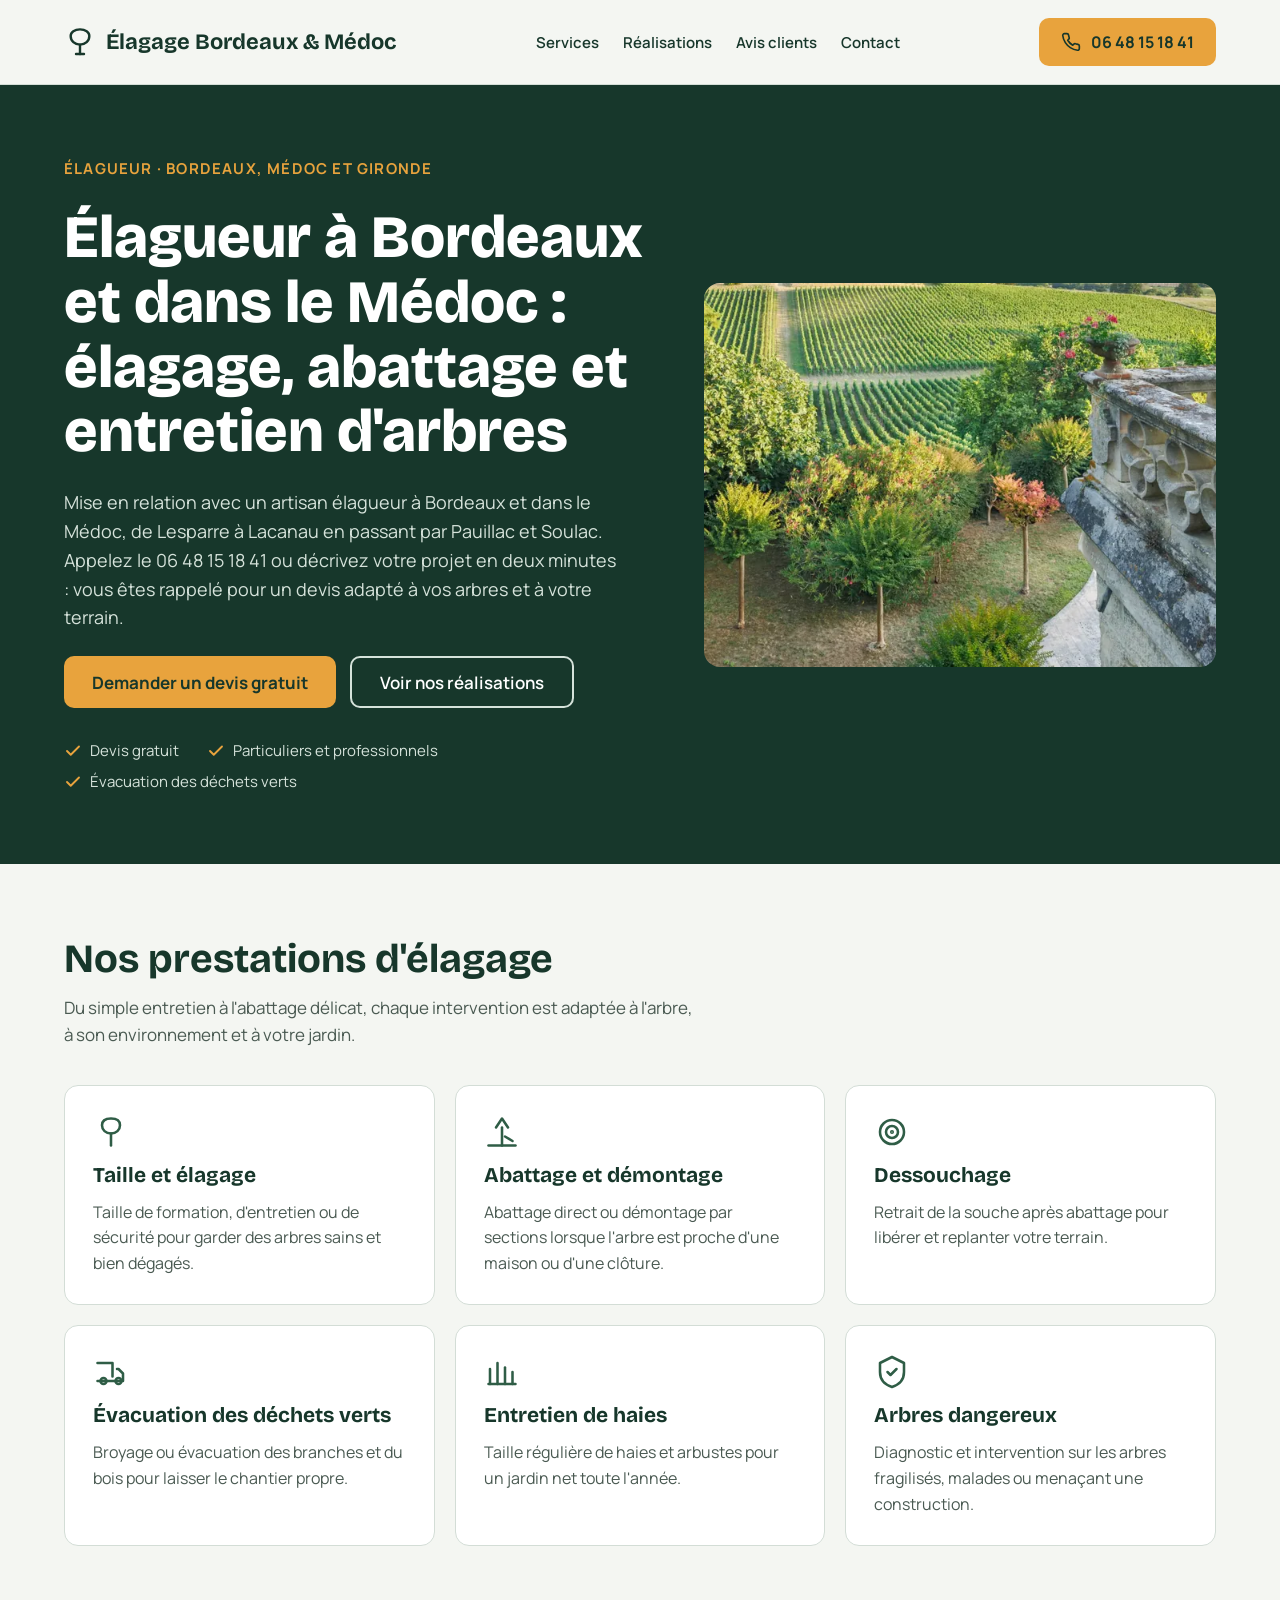
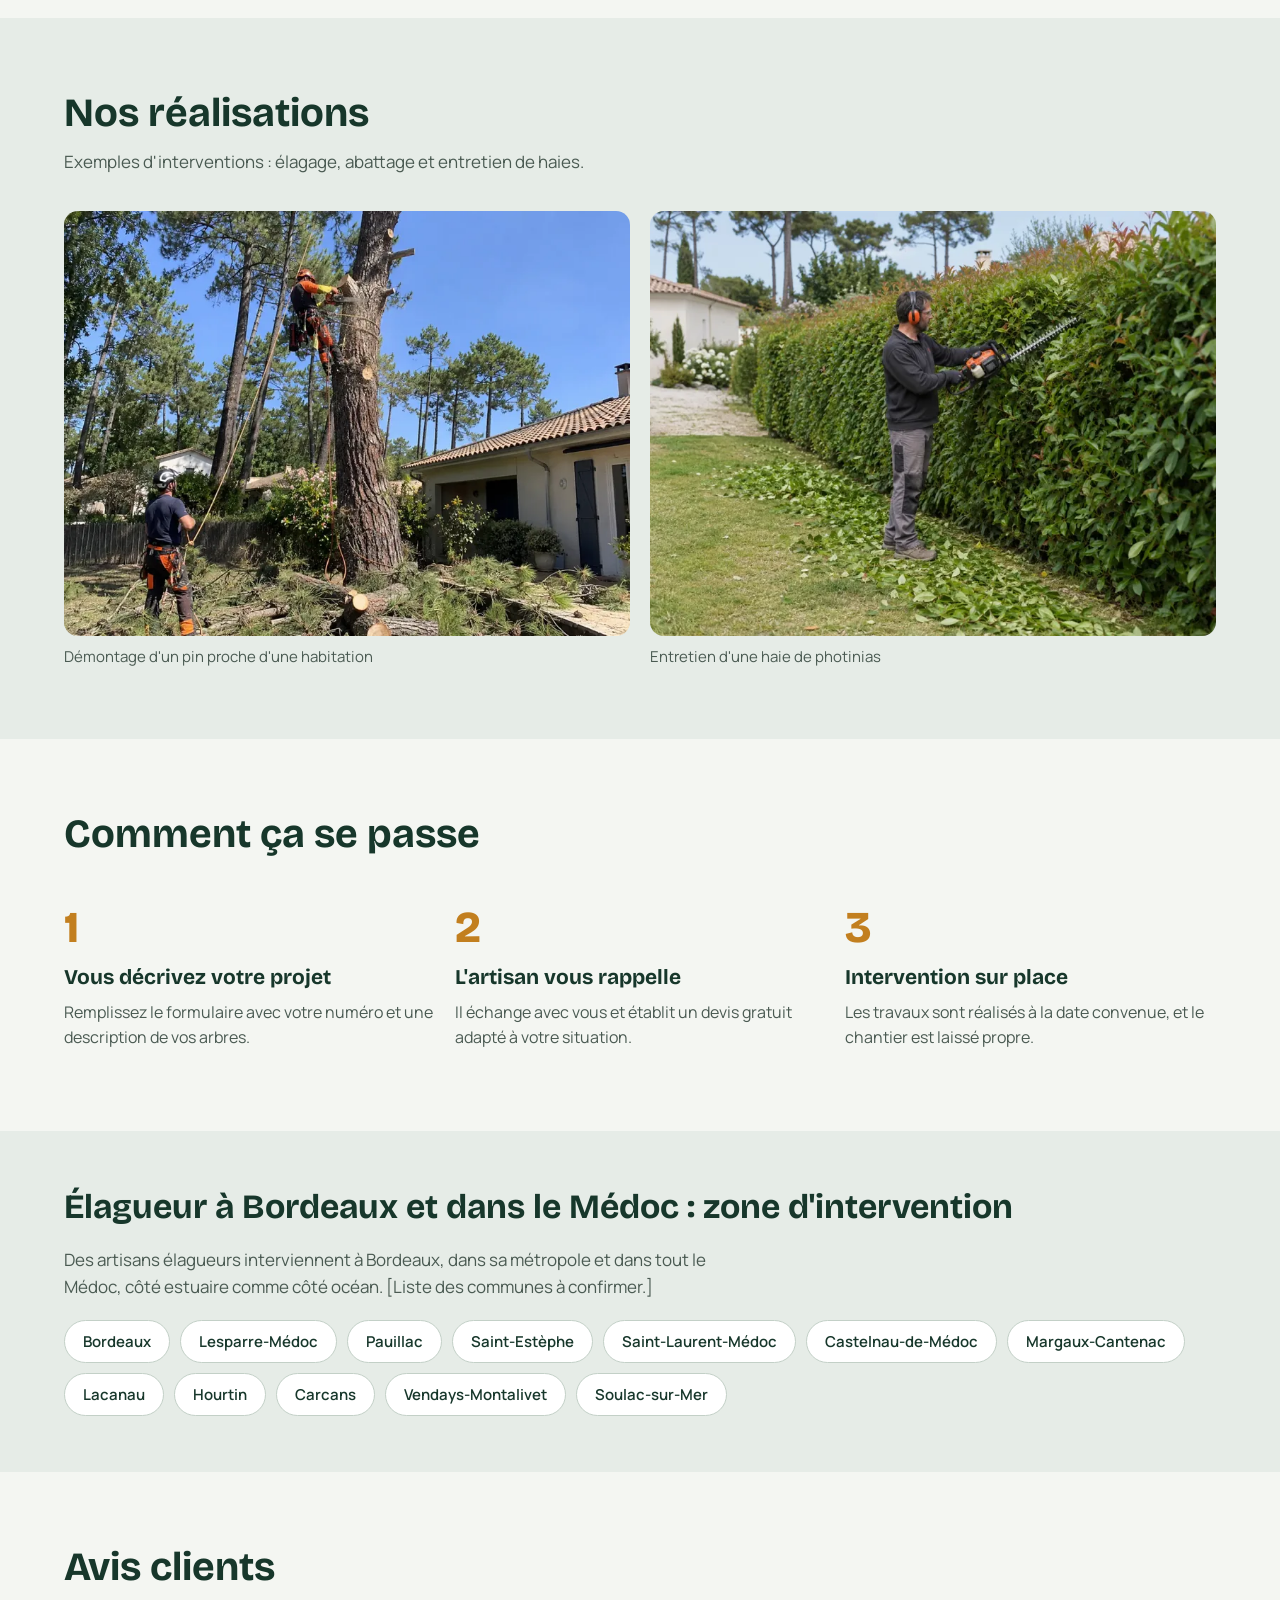
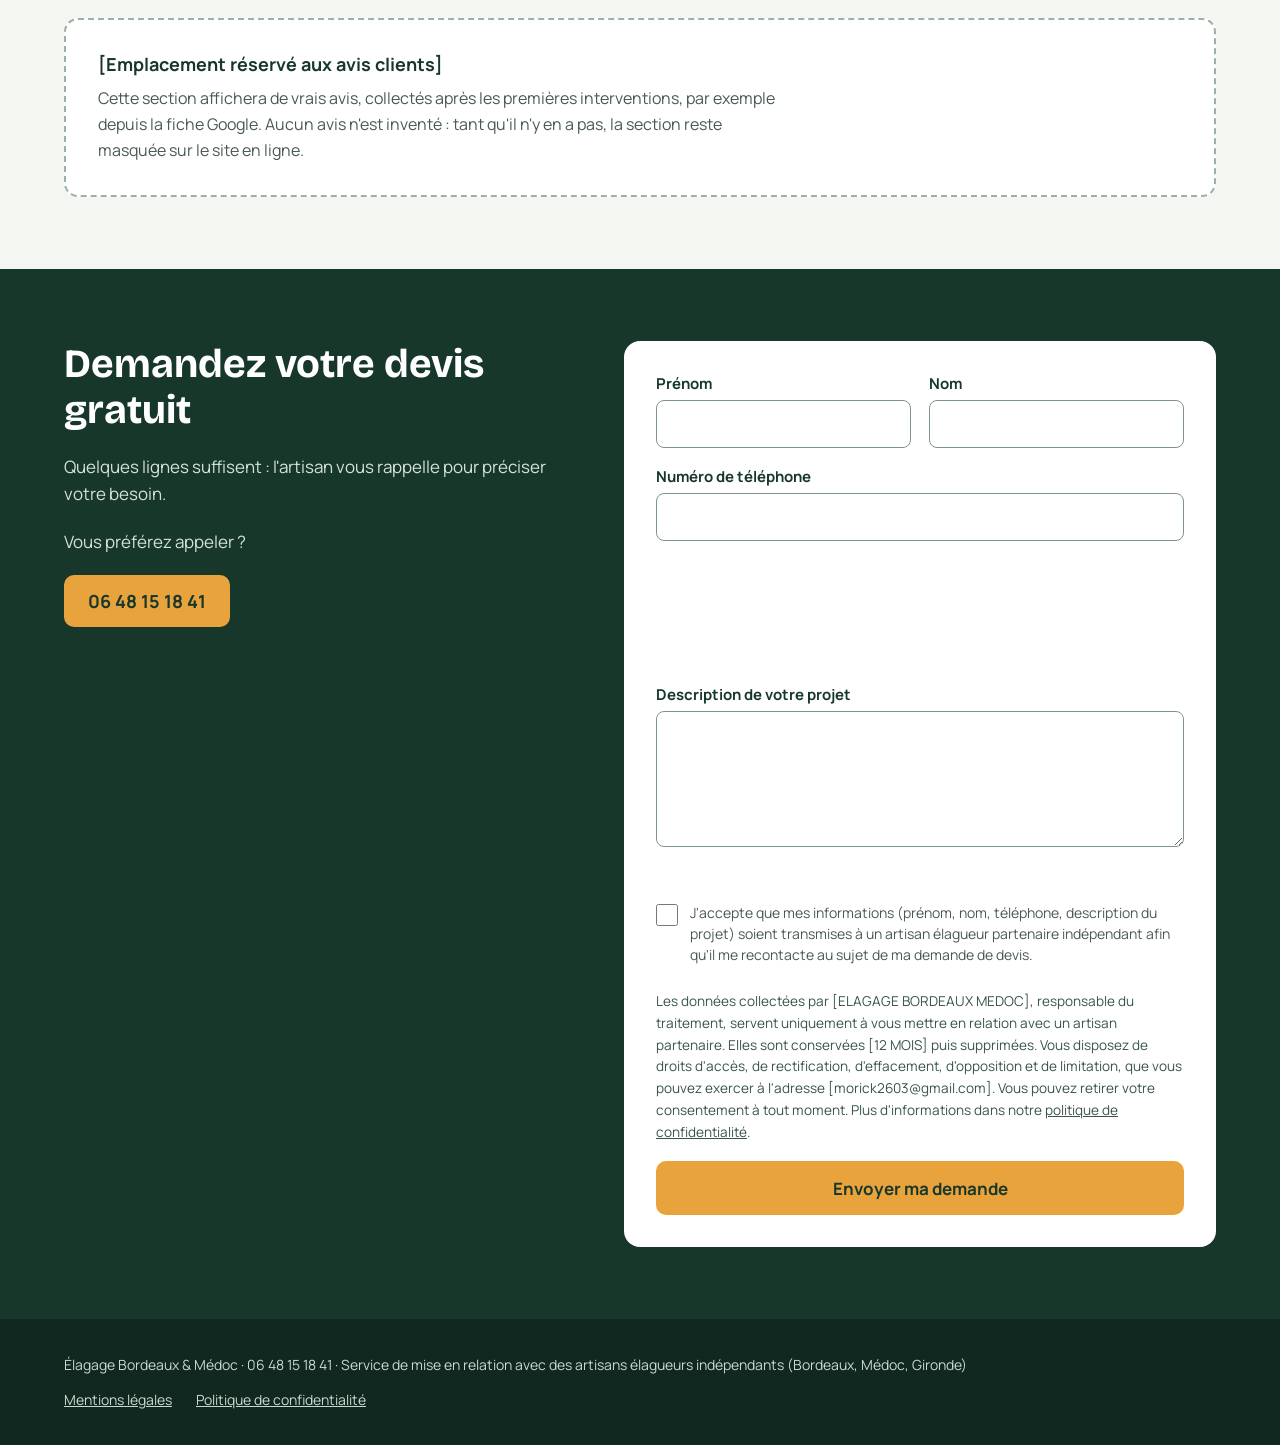
<file: index.html>
<!doctype html>
<html lang="fr">
<head>
  <meta charset="utf-8">
  <meta name="viewport" content="width=device-width, initial-scale=1">

  <!-- SEO : title et description uniques pour cette page (métier + ville) -->
  <title>Élagueur à Bordeaux et dans le Médoc : élagage, abattage, devis gratuit</title>
  <meta name="description" content="Élagage, abattage, dessouchage et entretien de haies à Bordeaux et dans le Médoc (Lesparre, Pauillac, Lacanau, Soulac). Devis gratuit : 06 48 15 18 41.">

  <!-- Polices Google Fonts.
       RGPD : charger les polices depuis les serveurs de Google transmet l'adresse IP
       du visiteur. À terme, les héberger sur le site (à vérifier sur cnil.fr). -->
  <link rel="preconnect" href="https://fonts.googleapis.com">
  <link rel="preconnect" href="https://fonts.gstatic.com" crossorigin>
  <link rel="stylesheet" href="https://fonts.googleapis.com/css2?family=Bricolage+Grotesque:wght@600;700;800&family=Manrope:wght@400;500;600;700&display=swap">

  <link rel="stylesheet" href="css/style.css">
</head>
<body>

<!-- ========== EN-TÊTE : logo, menu, téléphone ========== -->
<header class="entete">
  <a href="#accueil" class="logo">
    <svg width="32" height="32" viewBox="0 0 24 24" fill="none" stroke="currentColor" stroke-width="1.8" stroke-linecap="round" stroke-linejoin="round" aria-hidden="true"><path d="M12 21v-7"/><path d="M12 14c-4 0-7-2.7-7-6.5C5 4.5 8 2.5 12 2.5s7 2 7 5c0 3.8-3 6.5-7 6.5z"/><path d="M9 21h6"/></svg>
    <span>Élagage Bordeaux &amp; Médoc</span>
  </a>
  <nav class="menu" aria-label="Navigation principale">
    <a href="#services">Services</a>
    <a href="#realisations">Réalisations</a>
    <a href="#avis">Avis clients</a>
    <a href="#devis">Contact</a>
  </nav>
  <a href="tel:+33648151841" class="bouton bouton--ambre" aria-label="Appeler le 06 48 15 18 41">
    <svg width="20" height="20" viewBox="0 0 24 24" fill="none" stroke="currentColor" stroke-width="2" stroke-linecap="round" stroke-linejoin="round" aria-hidden="true"><path d="M22 16.9v3a2 2 0 0 1-2.2 2 19.8 19.8 0 0 1-8.6-3.1 19.5 19.5 0 0 1-6-6A19.8 19.8 0 0 1 2.1 4.2 2 2 0 0 1 4.1 2h3a2 2 0 0 1 2 1.7c.1 1 .4 1.9.7 2.8a2 2 0 0 1-.5 2.1L8.1 9.9a16 16 0 0 0 6 6l1.3-1.3a2 2 0 0 1 2.1-.4c.9.3 1.8.6 2.8.7a2 2 0 0 1 1.7 2z"/></svg>
    06 48 15 18 41
  </a>
</header>

<main>

<!-- ========== ACCUEIL : titre principal (H1 = mot-clé métier + ville) ========== -->
<section id="accueil" class="section section--sombre accueil">
  <div class="accueil__contenu">
    <div class="accueil__texte">
      <p class="surtitre">Élagueur · Bordeaux, Médoc et Gironde</p>
      <h1>Élagueur à Bordeaux et dans le Médoc : élagage, abattage et entretien d'arbres</h1>
      <p class="accueil__chapo">Mise en relation avec un artisan élagueur à Bordeaux et dans le Médoc, de Lesparre à Lacanau en passant par Pauillac et Soulac. Appelez le 06 48 15 18 41 ou décrivez votre projet en deux minutes : vous êtes rappelé pour un devis adapté à vos arbres et à votre terrain.</p>
      <div class="boutons">
        <a href="#devis" class="bouton bouton--ambre">Demander un devis gratuit</a>
        <a href="#realisations" class="bouton bouton--contour">Voir nos réalisations</a>
      </div>
      <ul class="atouts">
        <li><svg width="18" height="18" viewBox="0 0 24 24" fill="none" stroke="#E8A33D" stroke-width="2.5" stroke-linecap="round" stroke-linejoin="round" aria-hidden="true"><path d="M20 6 9 17l-5-5"/></svg>Devis gratuit</li>
        <li><svg width="18" height="18" viewBox="0 0 24 24" fill="none" stroke="#E8A33D" stroke-width="2.5" stroke-linecap="round" stroke-linejoin="round" aria-hidden="true"><path d="M20 6 9 17l-5-5"/></svg>Particuliers et professionnels</li>
        <li><svg width="18" height="18" viewBox="0 0 24 24" fill="none" stroke="#E8A33D" stroke-width="2.5" stroke-linecap="round" stroke-linejoin="round" aria-hidden="true"><path d="M20 6 9 17l-5-5"/></svg>Évacuation des déchets verts</li>
      </ul>
    </div>
    <!-- Photo principale : 2 tailles, le navigateur choisit la plus adaptée à l'écran (srcset).
         Pas de loading="lazy" ici : c'est la première image visible, elle doit charger tout de suite. -->
    <img class="photo-accueil"
         src="images/medoc-vignoble-640.webp"
         srcset="images/medoc-vignoble-640.webp 640w, images/medoc-vignoble-1200.webp 1200w"
         sizes="(min-width: 960px) 520px, calc(100vw - 40px)"
         width="1200" height="900" fetchpriority="high"
         alt="Vignes et jardin arboré d'un château du Médoc">
  </div>
</section>

<!-- ========== SERVICES ========== -->
<section id="services" class="section">
  <div class="conteneur">
    <div class="intro">
      <h2>Nos prestations d'élagage</h2>
      <p>Du simple entretien à l'abattage délicat, chaque intervention est adaptée à l'arbre, à son environnement et à votre jardin.</p>
    </div>
    <div class="grille">
      <article class="carte">
        <svg width="36" height="36" viewBox="0 0 24 24" fill="none" stroke="#2F5D46" stroke-width="1.7" stroke-linecap="round" stroke-linejoin="round" aria-hidden="true"><path d="M12 21v-8"/><path d="M12 13c-3.5 0-6-2.3-6-5.5S8.5 3 12 3s6 1.3 6 4.5S15.5 13 12 13z"/></svg>
        <h3>Taille et élagage</h3>
        <p>Taille de formation, d'entretien ou de sécurité pour garder des arbres sains et bien dégagés.</p>
      </article>
      <article class="carte">
        <svg width="36" height="36" viewBox="0 0 24 24" fill="none" stroke="#2F5D46" stroke-width="1.7" stroke-linecap="round" stroke-linejoin="round" aria-hidden="true"><path d="M3 21h18"/><path d="M12 21V9"/><path d="m8 9 4-6 4 6"/><path d="m14 15 5 3"/></svg>
        <h3>Abattage et démontage</h3>
        <p>Abattage direct ou démontage par sections lorsque l'arbre est proche d'une maison ou d'une clôture.</p>
      </article>
      <article class="carte">
        <svg width="36" height="36" viewBox="0 0 24 24" fill="none" stroke="#2F5D46" stroke-width="1.7" stroke-linecap="round" stroke-linejoin="round" aria-hidden="true"><circle cx="12" cy="12" r="8"/><circle cx="12" cy="12" r="4"/><circle cx="12" cy="12" r="0.5"/></svg>
        <h3>Dessouchage</h3>
        <p>Retrait de la souche après abattage pour libérer et replanter votre terrain.</p>
      </article>
      <article class="carte">
        <svg width="36" height="36" viewBox="0 0 24 24" fill="none" stroke="#2F5D46" stroke-width="1.7" stroke-linecap="round" stroke-linejoin="round" aria-hidden="true"><path d="M3 18h13"/><path d="M16 18h4v-5l-3-3h-1"/><circle cx="7" cy="18" r="2"/><circle cx="17" cy="18" r="2"/><path d="M3 6h10v9"/></svg>
        <h3>Évacuation des déchets verts</h3>
        <p>Broyage ou évacuation des branches et du bois pour laisser le chantier propre.</p>
      </article>
      <article class="carte">
        <svg width="36" height="36" viewBox="0 0 24 24" fill="none" stroke="#2F5D46" stroke-width="1.7" stroke-linecap="round" stroke-linejoin="round" aria-hidden="true"><path d="M4 20V10"/><path d="M9 20V6"/><path d="M14 20V9"/><path d="M19 20V12"/><path d="M3 20h18"/></svg>
        <h3>Entretien de haies</h3>
        <p>Taille régulière de haies et arbustes pour un jardin net toute l'année.</p>
      </article>
      <article class="carte">
        <svg width="36" height="36" viewBox="0 0 24 24" fill="none" stroke="#2F5D46" stroke-width="1.7" stroke-linecap="round" stroke-linejoin="round" aria-hidden="true"><path d="M12 2 4 6v6c0 5 3.4 8.5 8 10 4.6-1.5 8-5 8-10V6z"/><path d="m9 12 2 2 4-4"/></svg>
        <h3>Arbres dangereux</h3>
        <p>Diagnostic et intervention sur les arbres fragilisés, malades ou menaçant une construction.</p>
      </article>
    </div>
  </div>
</section>

<!-- ========== RÉALISATIONS ==========
     À publier seulement avec de vraies photos de chantiers (artisan partenaire, avec son accord).
     Tant qu'il n'y en a pas : supprimer ou commenter toute cette section. -->
<section id="realisations" class="section section--alterne">
  <div class="conteneur">
    <div class="intro">
      <h2>Nos réalisations</h2>
      <!-- Photos d'exemple pour l'instant : ne pas écrire "chantiers réels" tant que ce ne sont pas
           de vraies photos d'un artisan partenaire (avec son accord). -->
      <p>Exemples d'interventions : élagage, abattage et entretien de haies.</p>
    </div>
    <!-- loading="lazy" : ces photos ne se chargent que quand le visiteur fait défiler jusqu'ici -->
    <div class="grille-photos">
      <figure class="realisation">
        <img src="images/abattage-pin-400.webp"
             srcset="images/abattage-pin-400.webp 400w, images/abattage-pin-800.webp 800w"
             sizes="(min-width: 1100px) 570px, (min-width: 700px) 45vw, calc(100vw - 40px)"
             width="800" height="600" loading="lazy"
             alt="Élagueur encordé démontant un pin par sections à côté d'une maison">
        <figcaption>Démontage d'un pin proche d'une habitation</figcaption>
      </figure>
      <figure class="realisation">
        <img src="images/taille-haie-400.webp"
             srcset="images/taille-haie-400.webp 400w, images/taille-haie-800.webp 800w"
             sizes="(min-width: 1100px) 570px, (min-width: 700px) 45vw, calc(100vw - 40px)"
             width="800" height="600" loading="lazy"
             alt="Jardinier taillant une haie de photinias au taille-haie">
        <figcaption>Entretien d'une haie de photinias</figcaption>
      </figure>
    </div>  </div>
</section>

<!-- ========== COMMENT ÇA MARCHE ========== -->
<section class="section">
  <div class="conteneur">
    <h2>Comment ça se passe</h2>
    <div class="grille">
      <div class="etape">
        <span class="etape__numero">1</span>
        <h3>Vous décrivez votre projet</h3>
        <p>Remplissez le formulaire avec votre numéro et une description de vos arbres.</p>
      </div>
      <div class="etape">
        <span class="etape__numero">2</span>
        <h3>L'artisan vous rappelle</h3>
        <p>Il échange avec vous et établit un devis gratuit adapté à votre situation.</p>
      </div>
      <div class="etape">
        <span class="etape__numero">3</span>
        <h3>Intervention sur place</h3>
        <p>Les travaux sont réalisés à la date convenue, et le chantier est laissé propre.</p>
      </div>
    </div>
  </div>
</section>

<!-- ========== ZONE D'INTERVENTION (SEO local : villes ciblées) ========== -->
<section class="section section--alterne zone">
  <div class="conteneur">
    <h2>Élagueur à Bordeaux et dans le Médoc : zone d'intervention</h2>
    <p>Des artisans élagueurs interviennent à Bordeaux, dans sa métropole et dans tout le Médoc, côté estuaire comme côté océan. [Liste des communes à confirmer.]</p>
    <ul class="communes">
      <li>Bordeaux</li>
      <li>Lesparre-Médoc</li>
      <li>Pauillac</li>
      <li>Saint-Estèphe</li>
      <li>Saint-Laurent-Médoc</li>
      <li>Castelnau-de-Médoc</li>
      <li>Margaux-Cantenac</li>
      <li>Lacanau</li>
      <li>Hourtin</li>
      <li>Carcans</li>
      <li>Vendays-Montalivet</li>
      <li>Soulac-sur-Mer</li>
    </ul>
  </div>
</section>

<!-- ========== AVIS CLIENTS ==========
     Jamais d'avis inventés. Tant qu'il n'y a pas de vrais avis, masquer cette section. -->
<section id="avis" class="section avis">
  <div class="conteneur">
    <h2>Avis clients</h2>
    <div class="avis__attente">
      <strong>[Emplacement réservé aux avis clients]</strong>
      <p>Cette section affichera de vrais avis, collectés après les premières interventions, par exemple depuis la fiche Google. Aucun avis n'est inventé : tant qu'il n'y en a pas, la section reste masquée sur le site en ligne.</p>
    </div>
  </div>
</section>

<!-- ========== FORMULAIRE DE DEVIS ========== -->
<section id="devis" class="section section--sombre">
  <div class="devis__contenu">
    <div class="devis__texte">
      <h2>Demandez votre devis gratuit</h2>
      <p>Quelques lignes suffisent : l'artisan vous rappelle pour préciser votre besoin.</p>
      <p>Vous préférez appeler ?</p>
      <a href="tel:+33648151841" class="bouton bouton--ambre" aria-label="Appeler le 06 48 15 18 41">06 48 15 18 41</a>
    </div>

    <!-- Le formulaire n'envoie encore rien : il faudra le brancher sur un service
         d'envoi (par exemple Formspree, ou celui de l'hébergeur) via l'attribut action. -->
    <form class="formulaire" action="https://api.web3forms.com/submit" method="POST">
  <input type="hidden" name="access_key" value="ac74fa86-cf94-44b8-9bf4-1196241b149a">
  <input type="hidden" name="subject" value="Nouveau lead - Élagage Bordeaux et Médoc">
  <input type="hidden" name="from_name" value="Site Élagage Bordeaux et Médoc">
  <input type="hidden" name="redirect" value="https://zorizebs.github.io/devis-elagage-medoc/merci.html">
  <input type="checkbox" name="botcheck" style="display:none">
      <div class="formulaire__ligne">
        <div class="champ">
          <label for="prenom">Prénom</label>
          <input id="prenom" name="prenom" type="text" autocomplete="given-name" required>
        </div>
        <div class="champ">
          <label for="nom">Nom</label>
          <input id="nom" name="nom" type="text" autocomplete="family-name" required>
        </div>
      </div>
      <div class="champ">
        <label for="tel">Numéro de téléphone</label>
        <input id="tel" name="telephone" type="tel" autocomplete="tel" required>
      </div>
      <div class="champ">
        <label for="projet">Description de votre projet</label>
        <textarea id="projet" name="projet" rows="5" required></textarea>
      </div>
    <!-- RGPD : case non cochée par défaut, consentement obligatoire -->
<div class="consentement">
  <input id="rgpd" name="consentement" type="checkbox" required>
  <label for="rgpd">J'accepte que mes informations (prénom, nom, téléphone, description du projet) soient transmises à un artisan élagueur partenaire indépendant afin qu'il me recontacte au sujet de ma demande de devis.</label>
</div>
<p class="info-rgpd" style="font-size:0.85rem;opacity:0.85;margin-top:8px;">
  Les données collectées par [ELAGAGE BORDEAUX MEDOC], responsable du traitement, servent uniquement à vous mettre en relation avec un artisan partenaire. Elles sont conservées [12 MOIS] puis supprimées. Vous disposez de droits d'accès, de rectification, d'effacement, d'opposition et de limitation, que vous pouvez exercer à l'adresse [morick2603@gmail.com]. Vous pouvez retirer votre consentement à tout moment. Plus d'informations dans notre <a href="politique-confidentialite.html">politique de confidentialité</a>.
</p>
      <button type="submit">Envoyer ma demande</button>
    </form>
  </div>
</section>

</main>

<!-- ========== PIED DE PAGE : nom et téléphone identiques partout (SEO local) ========== -->
<footer id="contact" class="pied">
  <div class="pied__contenu">
    <span>Élagage Bordeaux &amp; Médoc · 06 48 15 18 41 · Service de mise en relation avec des artisans élagueurs indépendants (Bordeaux, Médoc, Gironde)</span>
    <nav aria-label="Informations légales">
      <a href="mentions-legales.html">Mentions légales</a>
      <a href="politique-confidentialite.html">Politique de confidentialité</a>
    </nav>
  </div>
</footer>

</body>
</html>
</file>
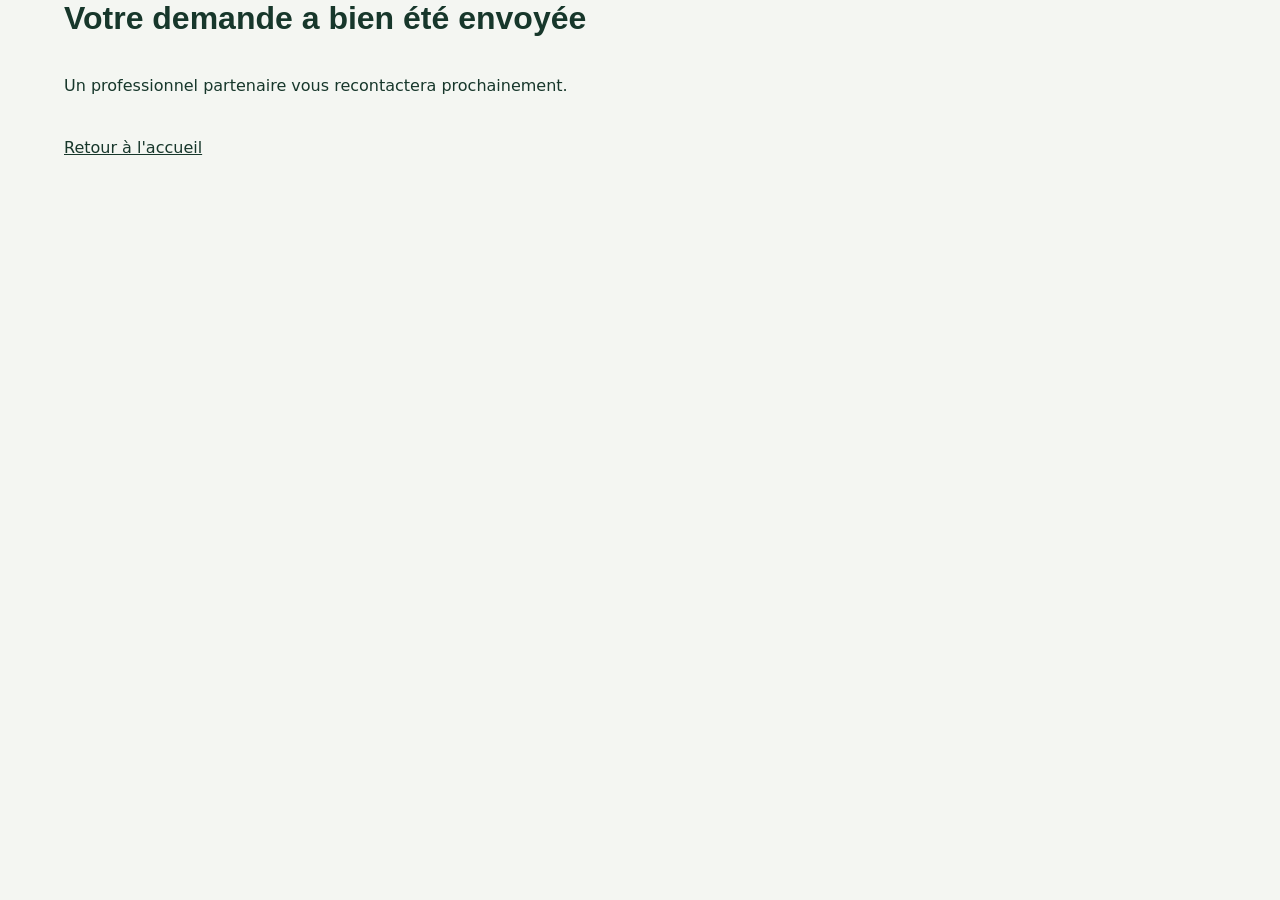
<file: merci.html>
<!DOCTYPE html>
<html lang="fr">
<head>
  <meta charset="UTF-8">
  <meta name="viewport" content="width=device-width, initial-scale=1">
  <meta name="robots" content="noindex">
  <title>Demande envoyée</title>
  <link rel="stylesheet" href="css/style.css">
</head>
<body>
  <main class="conteneur">
    <h1>Votre demande a bien été envoyée</h1>
    <p>Un professionnel partenaire vous recontactera prochainement.</p>
    <p><a href="index.html">Retour à l'accueil</a></p>
  </main>
</body>
</html>
</file>
<file: css/style.css>
/* =========================================================
   Feuille de style du modèle "site vitrine artisan"
   ---------------------------------------------------------
   Pour dupliquer le site pour un autre métier :
   changez seulement les couleurs dans :root ci-dessous.
   Le design est pensé "mobile d'abord" : les règles de base
   visent le téléphone, et les écrans plus larges s'adaptent
   tout seuls grâce à flex-wrap.
   ========================================================= */

/* ---------- 1. Couleurs et polices (à personnaliser) ---------- */
:root {
  --vert-fonce: #17372B;      /* texte principal, fonds sombres */
  --vert-tres-fonce: #10281F; /* pied de page */
  --vert-moyen: #2F5D46;      /* icônes, survol des liens */
  --vert-placeholder: #2F4A3B;
  --ambre: #E8A33D;           /* boutons d'appel à l'action */
  --ambre-fonce: #C27F1F;     /* chiffres des étapes */
  --fond: #F4F6F2;            /* fond de page */
  --fond-alterne: #E6ECE7;    /* sections une sur deux */
  --blanc: #FFFFFF;
  --texte-doux: #4A5A52;      /* paragraphes secondaires */
  --texte-clair: #D5E2DA;     /* texte sur fond sombre */
  --texte-pied: #C9D9CF;
  --bordure: #D3DDD6;
  --bordure-champ: #7E9686;

  --police-titre: 'Bricolage Grotesque', sans-serif;
  --police-texte: 'Manrope', system-ui, sans-serif;

  --marge-cote: clamp(20px, 5vw, 64px); /* marge gauche/droite */
  --largeur-max: 1152px;
}

/* ---------- 2. Bases ---------- */
* { box-sizing: border-box; }

body {
  margin: 0;
  font-family: var(--police-texte);
  background: var(--fond);
  color: var(--vert-fonce);
}

a { color: var(--vert-fonce); }
a:hover { color: var(--vert-moyen); }

/* Contour bien visible pour la navigation au clavier */
input:focus-visible,
textarea:focus-visible,
button:focus-visible,
a:focus-visible {
  outline: 3px solid var(--ambre);
  outline-offset: 2px;
}

h1, h2, h3 { margin: 0; font-family: var(--police-titre); }
h2 { font-weight: 700; font-size: clamp(28px, 3.5vw, 40px); line-height: 1.15; }
h3 { font-size: 21px; }
p { margin: 0; line-height: 1.6; }

/* ---------- 3. Mise en page commune ---------- */
.section { padding: 72px var(--marge-cote); }
.section--alterne { background: var(--fond-alterne); }
.section--sombre { background: var(--vert-fonce); color: var(--blanc); }

/* Conteneur centré, largeur limitée */
.conteneur {
  max-width: var(--largeur-max);
  margin: 0 auto;
  display: flex;
  flex-direction: column;
  gap: 36px;
}

/* En-tête de section : titre + phrase d'intro */
.intro { display: flex; flex-direction: column; gap: 12px; max-width: 640px; }
.intro p { font-size: 17px; color: var(--texte-doux); }

/* Grille souple : les cartes passent à la ligne sur mobile */
.grille { display: flex; flex-wrap: wrap; gap: 20px; }

/* ---------- 4. Boutons ---------- */
.bouton {
  display: inline-flex;
  align-items: center;
  gap: 10px;
  min-height: 52px;
  padding: 0 28px;
  border-radius: 10px;
  font-weight: 700;
  font-size: 17px;
  text-decoration: none;
}
.bouton--ambre { background: var(--ambre); color: var(--vert-fonce); }
.bouton--ambre:hover { color: var(--vert-fonce); }
.bouton--contour { border: 2px solid var(--texte-clair); color: var(--blanc); font-weight: 600; }
.bouton--contour:hover { color: var(--blanc); }

/* ---------- 5. En-tête du site ---------- */
.entete {
  display: flex;
  flex-wrap: wrap;
  align-items: center;
  justify-content: space-between;
  gap: 16px;
  padding: 18px var(--marge-cote);
  border-bottom: 1px solid var(--bordure);
}
.logo { display: flex; align-items: center; gap: 10px; text-decoration: none; }
.logo span { font-family: var(--police-titre); font-weight: 700; font-size: 22px; }
.menu { display: flex; flex-wrap: wrap; gap: 6px 24px; font-weight: 600; font-size: 15px; }
.menu a { text-decoration: none; padding: 10px 0; }
.entete .bouton { min-height: 48px; padding: 0 22px; font-size: 16px; }

/* ---------- 6. Bandeau d'accueil ---------- */
.accueil__contenu {
  max-width: var(--largeur-max);
  margin: 0 auto;
  display: flex;
  flex-wrap: wrap;
  align-items: center;
  gap: 48px;
}
.accueil__texte { flex: 1 1 440px; min-width: 0; display: flex; flex-direction: column; gap: 24px; }
.surtitre {
  font-size: 15px;
  font-weight: 700;
  letter-spacing: 0.08em;
  text-transform: uppercase;
  color: var(--ambre);
}
.accueil h1 { font-weight: 800; font-size: clamp(36px, 5vw, 60px); line-height: 1.08; }
.accueil__chapo { font-size: 18px; color: var(--texte-clair); max-width: 560px; }
.boutons { display: flex; flex-wrap: wrap; gap: 14px; }
.atouts {
  margin: 8px 0 0;
  padding: 0;
  list-style: none;
  display: flex;
  flex-wrap: wrap;
  gap: 10px 28px;
  font-size: 15px;
  color: var(--texte-clair);
}
.atouts li { display: flex; align-items: center; gap: 8px; }

/* ---------- 7. Emplacements photo (à remplacer par de vraies photos) ---------- */
.photo-attente {
  display: flex;
  flex-direction: column;
  align-items: center;
  justify-content: center;
  gap: 10px;
  min-height: 260px;
  padding: 20px;
  background: var(--bordure);
  border: 2px dashed var(--bordure-champ);
  border-radius: 14px;
  color: var(--vert-placeholder);
  text-align: center;
  font-weight: 600;
}
.photo-attente--accueil {
  flex: 1 1 360px;
  min-width: 0;
  min-height: 380px;
  gap: 12px;
  padding: 24px;
  background: var(--vert-moyen);
  border-color: #8FB09C;
  border-radius: 16px;
  color: var(--texte-clair);
}
.photo-attente--accueil strong { font-size: 16px; }
.photo-attente--accueil small { font-size: 14px; font-weight: 400; max-width: 280px; }

/* Photo principale du bandeau d'accueil (recadrée en 4:3) */
.photo-accueil {
  flex: 1 1 360px;
  min-width: 0;
  width: 100%;
  height: auto;
  aspect-ratio: 4 / 3;
  object-fit: cover;
  border-radius: 16px;
}

/* ---------- 8. Cartes de services ---------- */
.carte {
  flex: 1 1 320px;
  min-width: 0;
  display: flex;
  flex-direction: column;
  gap: 12px;
  padding: 28px;
  background: var(--blanc);
  border: 1px solid var(--bordure);
  border-radius: 14px;
}
.carte p { color: var(--texte-doux); }

/* ---------- 9. Réalisations ---------- */
/* Grille de photos : colonnes de même largeur qui se partagent toute la place
   (1 colonne sur mobile, puis autant que de photos sur grand écran) */
.grille-photos { display: grid; grid-template-columns: repeat(auto-fit, minmax(280px, 1fr)); gap: 20px; }
.realisation { min-width: 0; margin: 0; display: flex; flex-direction: column; gap: 10px; }
.realisation img {
  width: 100%;
  height: auto;
  aspect-ratio: 4 / 3;
  object-fit: cover;
  border-radius: 14px;
  background: var(--bordure); /* couleur affichée pendant le chargement */
}
.realisation figcaption { font-size: 15px; color: var(--texte-doux); }

/* ---------- 10. Étapes ---------- */
.etape { flex: 1 1 280px; min-width: 0; display: flex; flex-direction: column; gap: 10px; padding: 8px 0; }
.etape__numero { font-family: var(--police-titre); font-weight: 800; font-size: 44px; color: var(--ambre-fonce); }
.etape p { color: var(--texte-doux); }

/* ---------- 11. Zone d'intervention ---------- */
.zone { padding-top: 56px; padding-bottom: 56px; }
.zone .conteneur { gap: 20px; }
.zone h2 { font-size: clamp(26px, 3vw, 34px); }
.zone p { font-size: 17px; color: var(--texte-doux); max-width: 680px; }
.communes { margin: 0; padding: 0; list-style: none; display: flex; flex-wrap: wrap; gap: 10px; }
.communes li {
  padding: 10px 18px;
  background: var(--blanc);
  border: 1px solid #C3D0C7;
  border-radius: 999px;
  font-weight: 600;
  font-size: 15px;
}

/* ---------- 12. Avis clients ---------- */
.avis .conteneur { gap: 28px; }
.avis__attente {
  display: flex;
  flex-direction: column;
  align-items: flex-start;
  gap: 10px;
  padding: 32px;
  background: var(--blanc);
  border: 2px dashed #9DB0A4;
  border-radius: 14px;
}
.avis__attente strong { font-size: 18px; }
.avis__attente p { color: var(--texte-doux); max-width: 680px; }

/* ---------- 13. Formulaire de devis ---------- */
.devis__contenu { max-width: var(--largeur-max); margin: 0 auto; display: flex; flex-wrap: wrap; gap: 48px; }
.devis__texte { flex: 1 1 360px; min-width: 0; display: flex; flex-direction: column; gap: 20px; }
.devis__texte p { font-size: 17px; color: var(--texte-clair); }
.devis__texte .bouton { width: fit-content; padding: 0 24px; font-size: 18px; }

.formulaire {
  flex: 1 1 440px;
  min-width: 0;
  display: flex;
  flex-direction: column;
  gap: 18px;
  padding: 32px;
  background: var(--blanc);
  color: var(--vert-fonce);
  border-radius: 16px;
}
.formulaire__ligne { display: flex; flex-wrap: wrap; gap: 18px; }
.champ { flex: 1 1 200px; min-width: 0; display: flex; flex-direction: column; gap: 6px; }
.champ label { font-weight: 700; font-size: 15px; }
.champ input,
.champ textarea {
  width: 100%;
  padding: 0 14px;
  font-size: 16px; /* 16px minimum : évite le zoom automatique sur iPhone */
  font-family: inherit;
  border: 1.5px solid var(--bordure-champ);
  border-radius: 8px;
  background: var(--blanc);
  color: var(--vert-fonce);
}
.champ input { height: 48px; }
.champ textarea { padding: 12px 14px; resize: vertical; }

.consentement { display: flex; align-items: flex-start; gap: 12px; }
.consentement input { width: 22px; height: 22px; margin: 2px 0 0; flex: none; }
.consentement label { font-size: 14px; line-height: 1.5; color: var(--texte-doux); }

.formulaire button {
  min-height: 54px;
  border: 0;
  border-radius: 10px;
  background: var(--ambre);
  color: var(--vert-fonce);
  font-family: inherit;
  font-weight: 700;
  font-size: 17px;
  cursor: pointer;
}

/* ---------- 14. Pied de page ---------- */
.pied { padding: 36px var(--marge-cote); background: var(--vert-tres-fonce); color: var(--texte-pied); }
.pied__contenu {
  max-width: var(--largeur-max);
  margin: 0 auto;
  display: flex;
  flex-wrap: wrap;
  align-items: center;
  justify-content: space-between;
  gap: 16px;
  font-size: 14px;
}
.pied nav { display: flex; flex-wrap: wrap; gap: 8px 24px; }
.pied a { color: var(--texte-pied); }
.pied a:hover { color: var(--blanc); }
</file>
